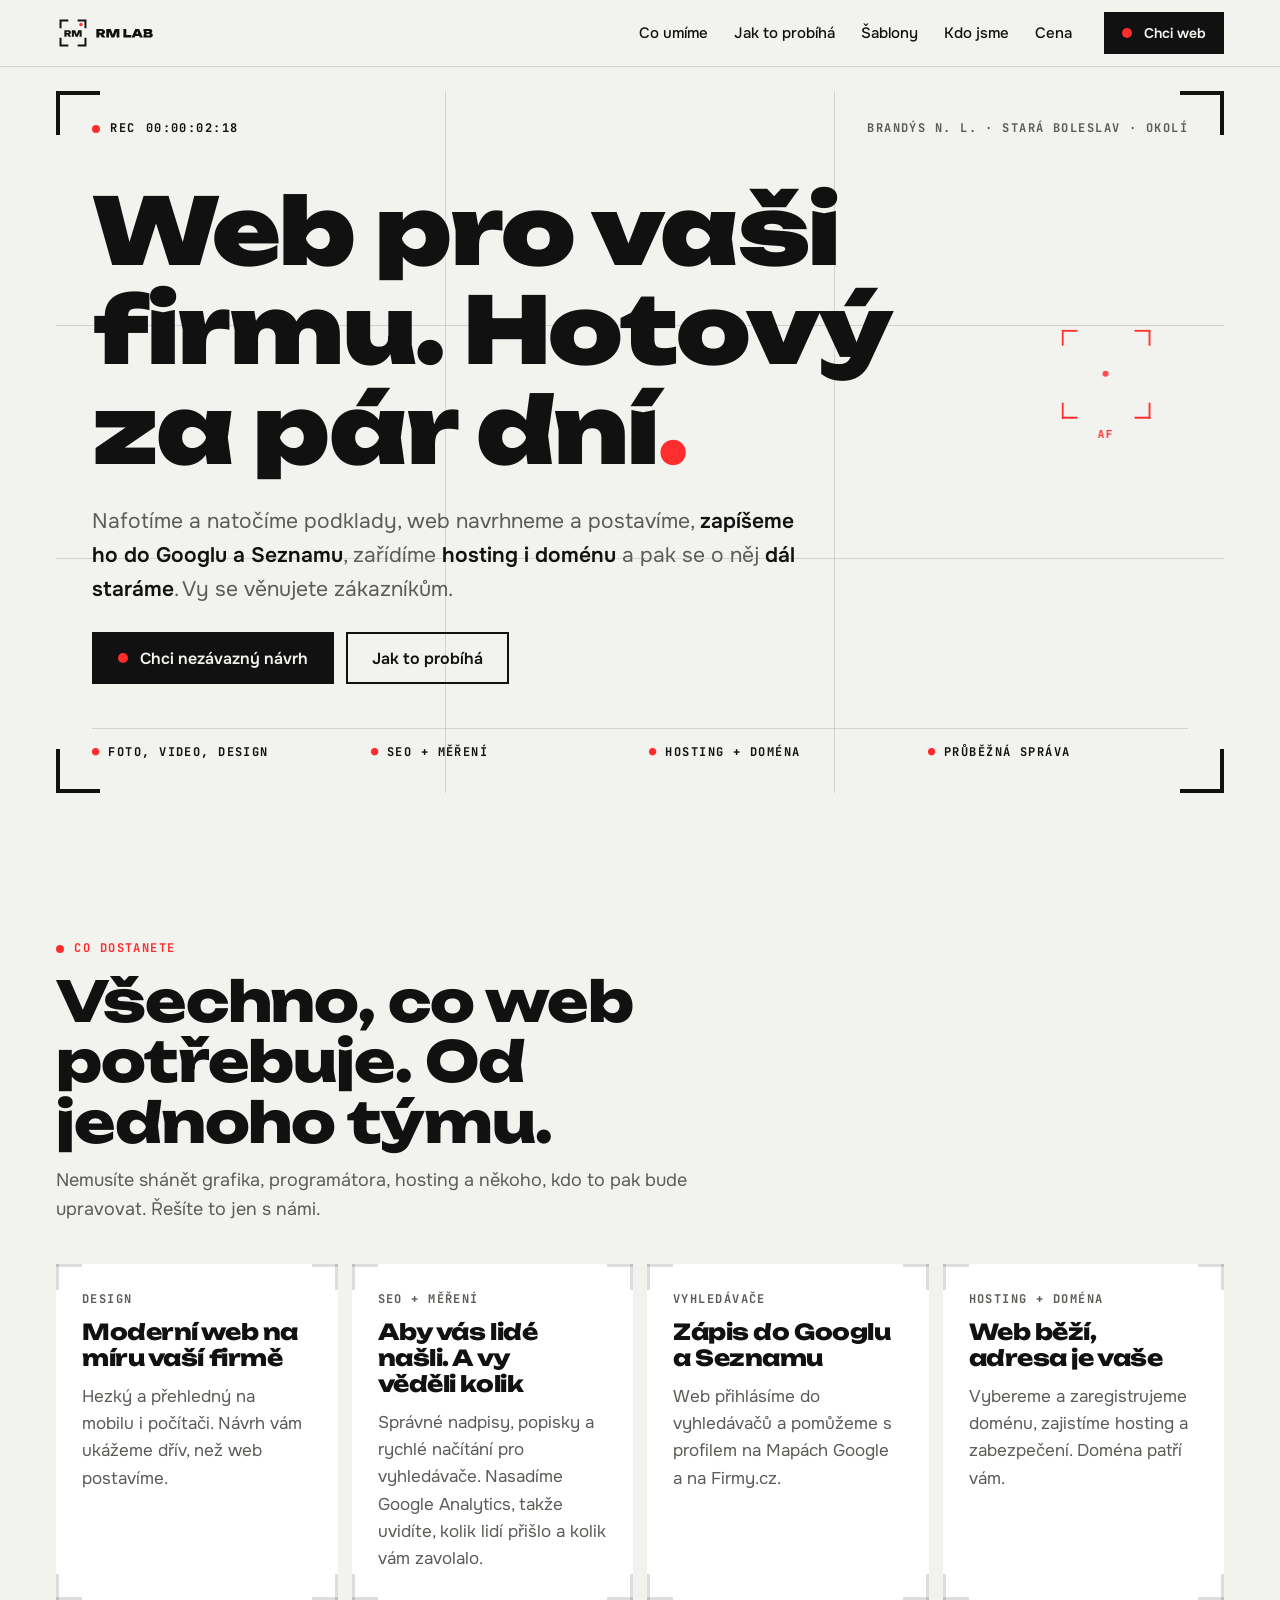
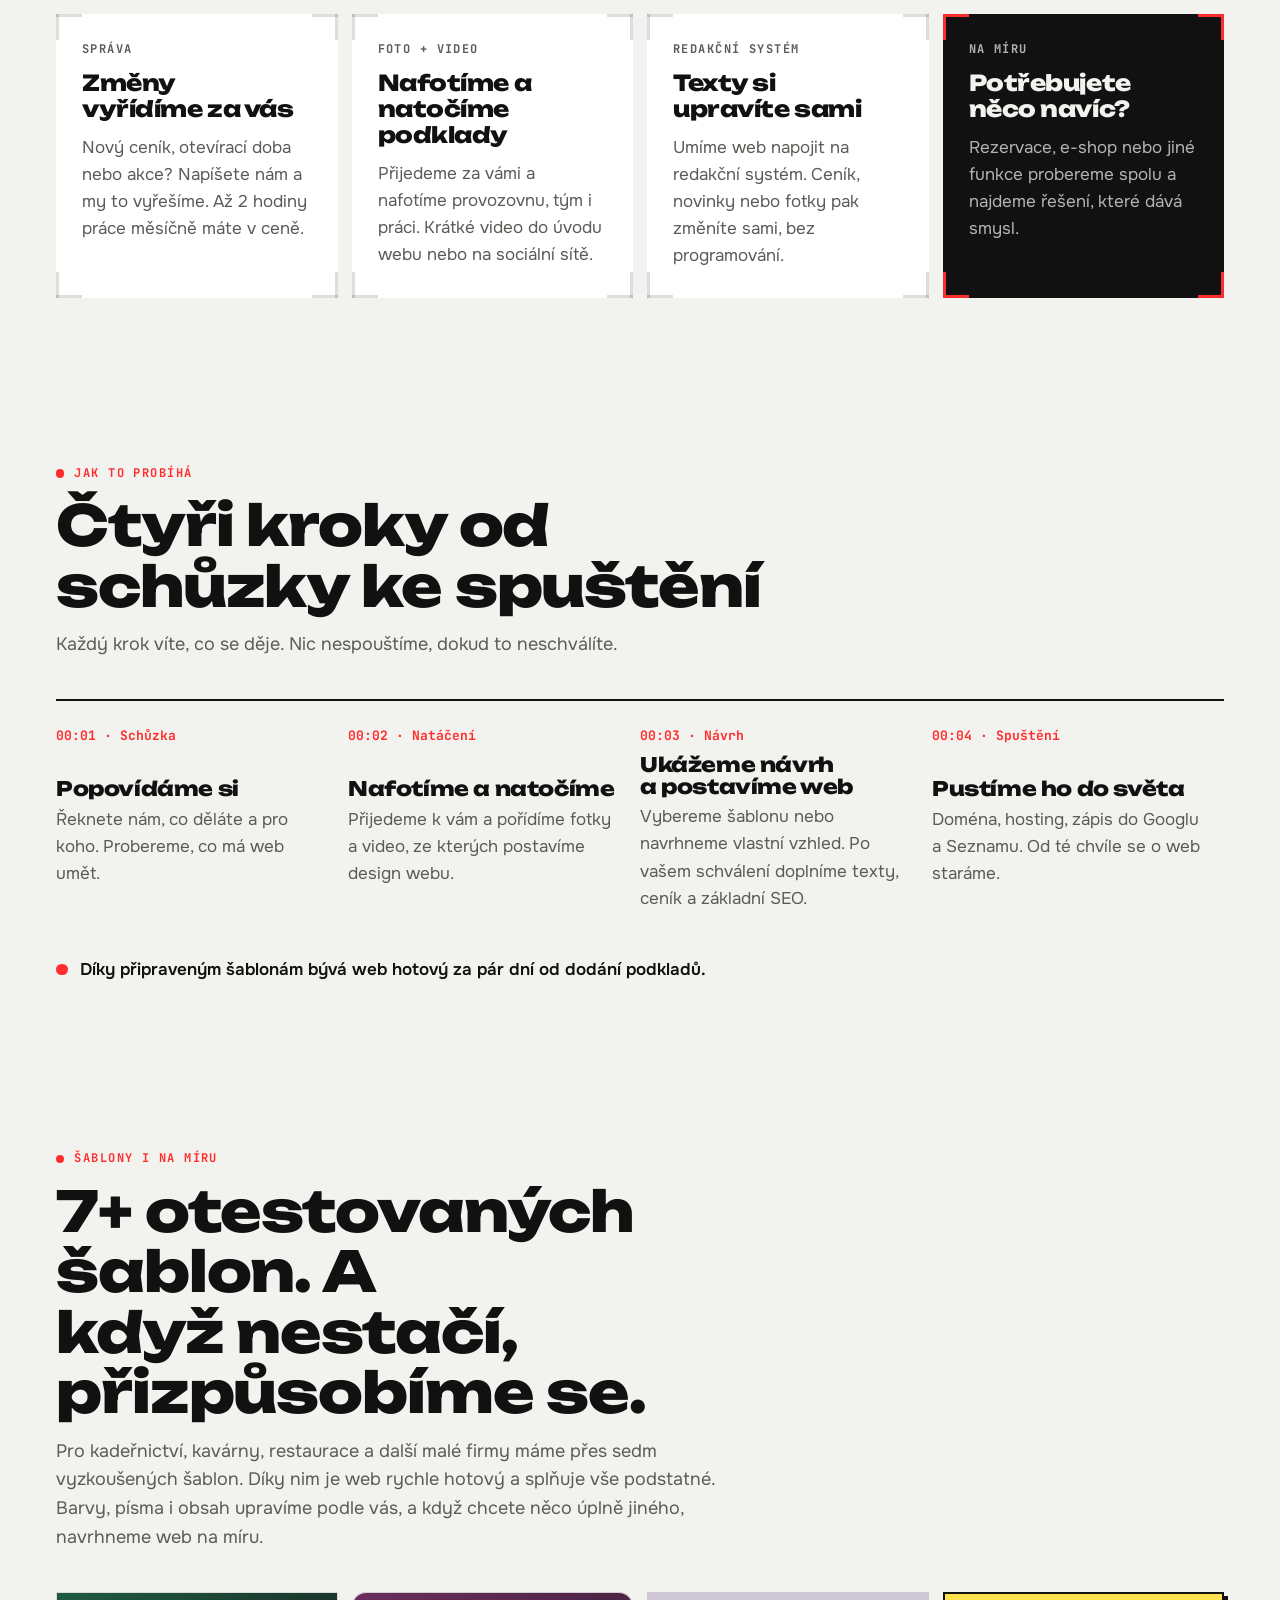
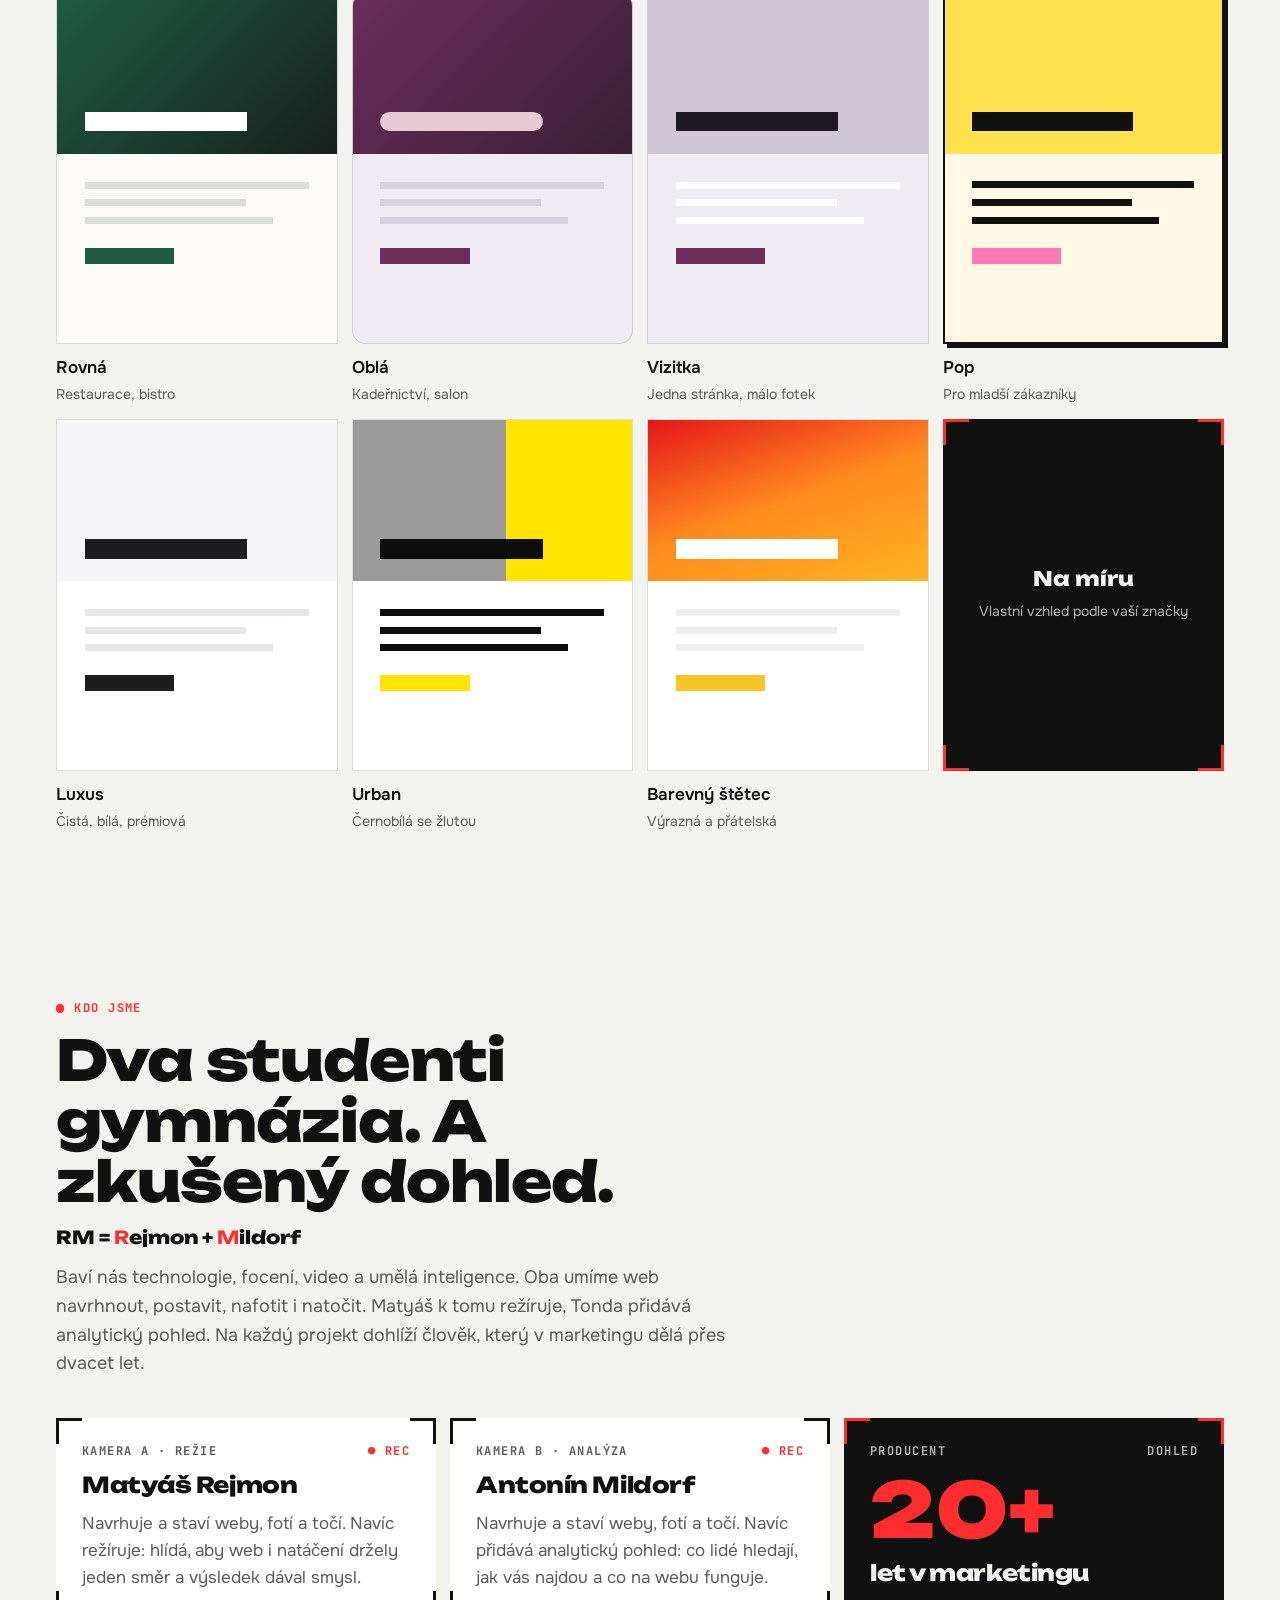
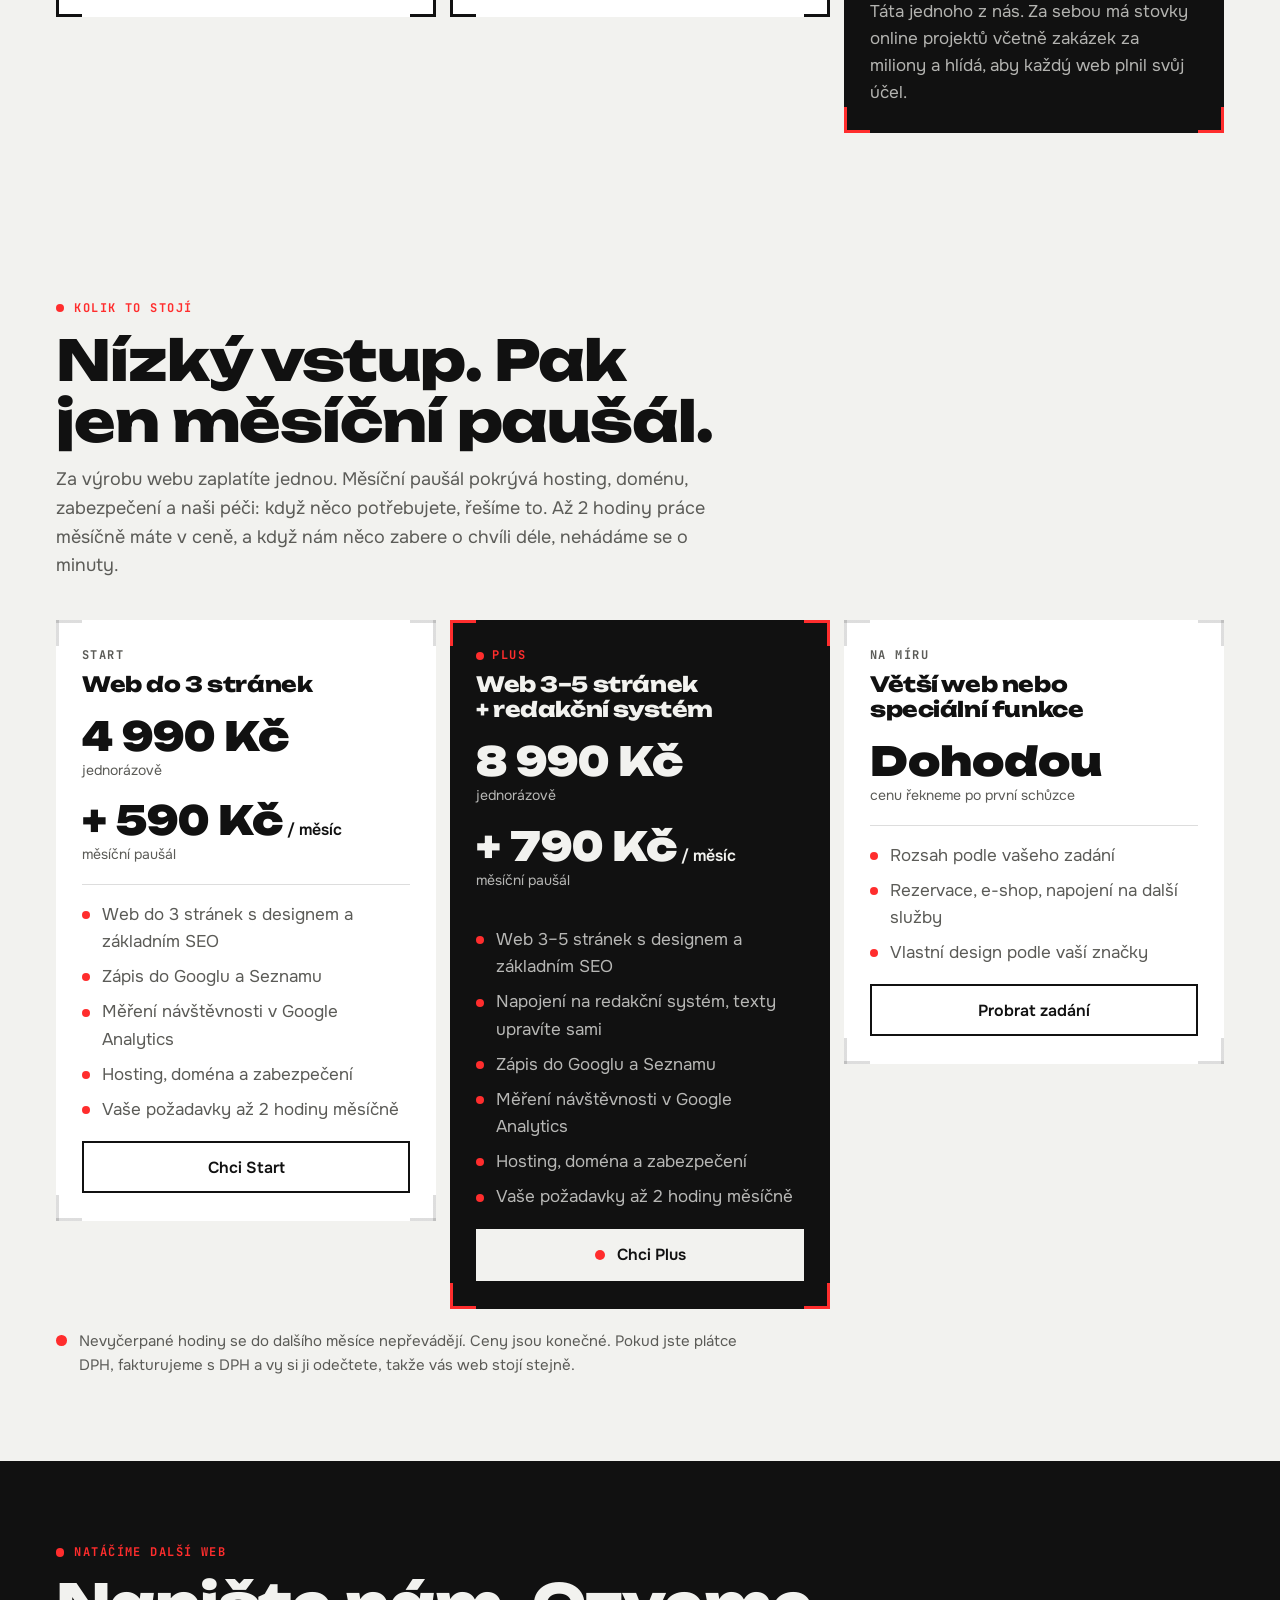
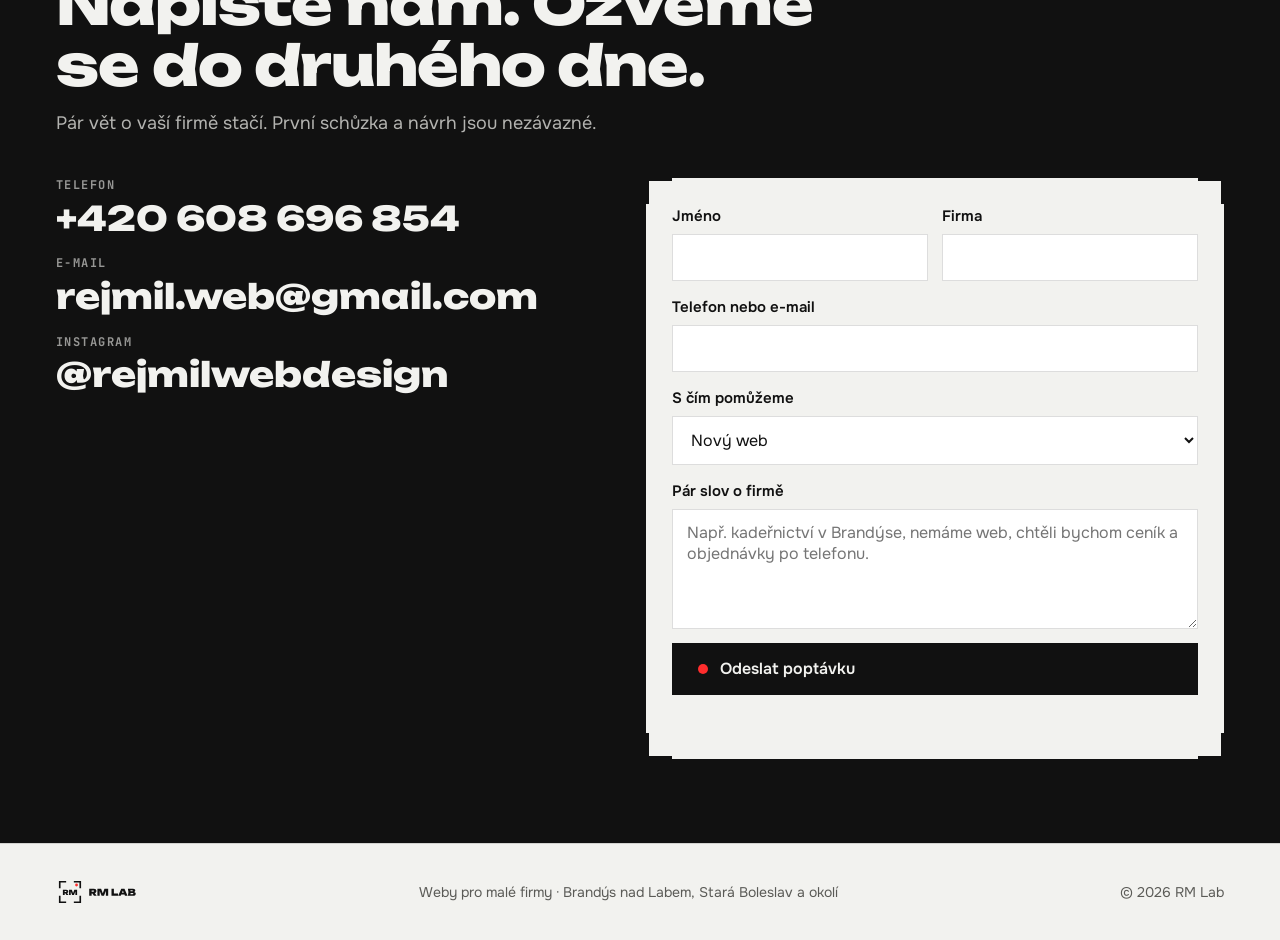
<file: app/static/web/index.html>
<!doctype html>
<html lang="cs">
<head>
<meta charset="utf-8">
<meta name="viewport" content="width=device-width, initial-scale=1, viewport-fit=cover">
<link rel="icon" href="/static/img/favicon.svg" type="image/svg+xml">
<title>RM Lab</title>
<meta name="claude:viewport-fit-sides" content="cover">
<meta name="description" content="Rychlé weby pro malé firmy z Brandýsa nad Labem a okolí: design, základní SEO, zápis do vyhledávačů, hosting s doménou a průběžná správa.">
<link rel="preconnect" href="https://fonts.googleapis.com">
<link rel="preconnect" href="https://fonts.gstatic.com" crossorigin>
<link rel="stylesheet" href="https://fonts.googleapis.com/css2?family=Unbounded:wght@500;800;900&family=Onest:wght@400;500;600;700&family=JetBrains+Mono:wght@500;700&display=swap">
<style>
/* Layout: celá stránka je pohled hledáčkem kamery – rohové závorky rámují sekce, mono popisky jsou HUD displej, červená tečka = nahrávání */
:root {
  --paper: #F2F2EF;
  --panel: #FFFFFF;
  --ink: #111111;
  --muted: #5B5B57;
  --line: rgba(17, 17, 17, .14);
  --rec: #FF2D2D;
  --rec-ink: #FFFFFF;
  --display: "Unbounded", "Arial Black", system-ui, sans-serif;
  --body: "Onest", "Segoe UI", system-ui, sans-serif;
  --mono: "JetBrains Mono", ui-monospace, "SFMono-Regular", Menlo, monospace;
  --max: 1200px;
}
@media (prefers-color-scheme: dark) {
  :root:not([data-theme="light"]) { --paper: #0E0E0D; --panel: #171716; --ink: #F1F1EC; --muted: #A2A29C; --line: rgba(241, 241, 236, .16); --rec: #FF4141; color-scheme: dark; }
}
:root[data-theme="dark"] { --paper: #0E0E0D; --panel: #171716; --ink: #F1F1EC; --muted: #A2A29C; --line: rgba(241, 241, 236, .16); --rec: #FF4141; color-scheme: dark; }

* { box-sizing: border-box; }
html { scroll-behavior: smooth; scroll-padding-top: 80px; }
body { margin: 0; background: var(--paper); color: var(--ink); font: 17px/1.6 var(--body); -webkit-font-smoothing: antialiased; overflow-x: clip; }
a { color: inherit; }
:focus-visible { outline: 2px solid var(--rec); outline-offset: 3px; }
h1, h2, h3 { font-family: var(--display); line-height: 1.08; letter-spacing: -.02em; margin: 0; text-wrap: balance; }
p { margin: 0; }
.wrap { max-width: var(--max); margin: 0 auto; padding-left: max(16px, env(safe-area-inset-left, 0px)); padding-right: max(16px, env(safe-area-inset-right, 0px)); }
.hud { font: 700 12px/1.3 var(--mono); letter-spacing: .12em; text-transform: uppercase; }
.dot { display: inline-block; width: .7em; height: .7em; border-radius: 50%; background: var(--rec); vertical-align: -.02em; }
.blink { animation: blink 1.2s steps(2, start) infinite; }
@keyframes blink { to { visibility: hidden; } }

/* rohové závorky hledáčku – vlastní vrstva, aby je nepřepsalo pozadí karet */
.vf { --c: var(--ink); --l: 26px; --w: 3px; position: relative; }
.vf::after { content: ""; position: absolute; inset: 0; pointer-events: none; z-index: 1;
  background:
    linear-gradient(var(--c), var(--c)) left top / var(--l) var(--w) no-repeat,
    linear-gradient(var(--c), var(--c)) left top / var(--w) var(--l) no-repeat,
    linear-gradient(var(--c), var(--c)) right top / var(--l) var(--w) no-repeat,
    linear-gradient(var(--c), var(--c)) right top / var(--w) var(--l) no-repeat,
    linear-gradient(var(--c), var(--c)) left bottom / var(--l) var(--w) no-repeat,
    linear-gradient(var(--c), var(--c)) left bottom / var(--w) var(--l) no-repeat,
    linear-gradient(var(--c), var(--c)) right bottom / var(--l) var(--w) no-repeat,
    linear-gradient(var(--c), var(--c)) right bottom / var(--w) var(--l) no-repeat; }

/* tlačítka */
.btn { display: inline-flex; align-items: center; gap: 12px; min-height: 52px; padding: 0 24px; font: 600 16px var(--body); text-decoration: none; border: 2px solid var(--ink); background: var(--ink); color: var(--paper); cursor: pointer; transition: transform .15s; }
.btn:hover { transform: translateY(-2px); }
.btn .dot { width: 10px; height: 10px; }
.btn.ghost { background: transparent; color: var(--ink); }

/* horní lišta */
.top { position: sticky; top: env(safe-area-inset-top, 0px); z-index: 20; background: color-mix(in srgb, var(--paper) 88%, transparent); backdrop-filter: blur(12px); -webkit-backdrop-filter: blur(12px); border-bottom: 1px solid var(--line); }
.top .wrap { display: flex; align-items: center; gap: 24px; padding-block: 12px; }
.logo-svg { display: block; height: 34px; width: auto; color: var(--ink); }
.logo-svg .rec { fill: var(--rec); }
.top nav { display: none; gap: 26px; margin-left: auto; }
.top nav a { text-decoration: none; font-weight: 500; font-size: 15px; }
.top nav a:hover { color: var(--rec); }
.top .btn { margin-left: auto; min-height: 42px; padding: 0 16px; font-size: 14px; }

/* úvod = obraz v hledáčku */
.hero { padding-block: 24px 64px; }
.frame { --l: 44px; --w: 4px; padding: 22px 22px 26px; min-height: min(78vh, 760px); display: grid; grid-template-rows: auto 1fr auto; gap: 28px; overflow: hidden; }
.frame::before { content: ""; position: absolute; inset: 0; pointer-events: none;
  background:
    linear-gradient(var(--line), var(--line)) 33.33% 0 / 1px 100% no-repeat,
    linear-gradient(var(--line), var(--line)) 66.66% 0 / 1px 100% no-repeat,
    linear-gradient(var(--line), var(--line)) 0 33.33% / 100% 1px no-repeat,
    linear-gradient(var(--line), var(--line)) 0 66.66% / 100% 1px no-repeat; }
.frame > * { position: relative; }
.hud-row { display: flex; justify-content: space-between; gap: 12px 24px; flex-wrap: wrap; color: var(--muted); }
.hud-row .rec-on { color: var(--ink); display: inline-flex; align-items: center; gap: 10px; }
.tc { font-variant-numeric: tabular-nums; }
.hero-mid { align-self: center; display: grid; gap: 26px; max-width: 980px; }
.hero h1 { font-weight: 900; font-size: clamp(36px, 7.2vw, 96px); }
.hero h1 .r { color: var(--rec); }
.lead { font-size: clamp(18px, 2vw, 21px); max-width: 52ch; color: var(--muted); }
.lead b { color: var(--ink); font-weight: 600; }
.ctas { display: flex; flex-wrap: wrap; gap: 12px; }
.focus { position: absolute; right: 9%; top: 32%; width: 92px; height: 92px; --c: var(--rec); --l: 16px; --w: 2px; }
.focus .af { position: absolute; left: 0; right: 0; bottom: -22px; text-align: center; font: 700 11px var(--mono); color: var(--rec); letter-spacing: .14em; white-space: nowrap; }
/* pohyblivý hledáček: jede za myší s lehkým zpožděním, „dýchá“ a zaostří na tlačítka a odkazy */
.focus.live { position: absolute; left: 0; top: 0; right: auto; z-index: 2; pointer-events: none; will-change: transform, width, height; }
.focus.live::before { content: ""; position: absolute; left: 50%; top: 50%; width: 6px; height: 6px; margin: -3px 0 0 -3px; border-radius: 50%; background: var(--rec); opacity: .85; transition: opacity .2s; }
.focus.live.lock::before { opacity: 0; }
.focus.live.lock { --w: 3px; }
.focus.live.lock .af { color: var(--paper); background: var(--rec); width: max-content; margin: 0 auto; padding: 2px 6px; }
.strip { display: grid; grid-template-columns: repeat(2, minmax(0, 1fr)); gap: 10px 18px; border-top: 1px solid var(--line); padding-top: 16px; }
.strip span { display: flex; gap: 8px; align-items: baseline; }
.strip i { font-style: normal; color: var(--rec); }

/* sekce */
.sec { padding-block: 84px; }
.sec-head { display: grid; gap: 14px; margin-bottom: 40px; max-width: 760px; }
.sec-head .hud { color: var(--rec); display: flex; align-items: center; gap: 10px; }
.sec-head h2 { font-weight: 800; font-size: clamp(30px, 4.8vw, 56px); }
.sec-head p { color: var(--muted); font-size: 18px; max-width: 58ch; }

/* co dostanete */
.offer { display: grid; grid-template-columns: 1fr; gap: 14px; }
.card { background: var(--panel); padding: 28px 26px; display: grid; gap: 12px; align-content: start; min-width: 0; --c: var(--line); }
.card:hover { --c: var(--rec); }
.card .hud { color: var(--muted); }
.card h3 { font-size: 22px; font-weight: 800; line-height: 1.18; }
.card p { color: var(--muted); }
.card.wide { background: var(--ink); color: var(--paper); --c: var(--rec); }
.card.wide p, .card.wide .hud { color: color-mix(in srgb, var(--paper) 72%, transparent); }

/* časová osa = stopa ve střižně */
.track { position: relative; display: grid; gap: 0; border-top: 2px solid var(--ink); }
.clip { display: grid; grid-template-columns: 92px minmax(0, 1fr); gap: 18px; padding: 22px 0; border-bottom: 1px solid var(--line); }
.clip .tc { font: 700 13px var(--mono); color: var(--rec); padding-top: 4px; }
.clip h3 { font-size: 20px; font-weight: 800; margin-bottom: 6px; }
.clip p { color: var(--muted); }
.note { margin-top: 22px; display: flex; gap: 12px; align-items: center; font-weight: 600; }

/* šablony */
.reel { display: grid; grid-template-columns: repeat(2, minmax(0, 1fr)); gap: 14px; }
.thumb { margin: 0; display: grid; gap: 10px; min-width: 0; }
.mock { aspect-ratio: 4 / 5; max-width: 100%; border: 1px solid var(--line); overflow: hidden; display: grid; grid-template-rows: 46% 1fr; background: var(--m-bg); }
.mock .h { background: var(--m-hero); position: relative; }
.mock .h::after { content: ""; position: absolute; left: 10%; bottom: 14%; width: 58%; height: 12%; background: var(--m-title); }
.mock .b { padding: 10% 10%; display: grid; gap: 8%; align-content: start; }
.mock .b i { display: block; height: 7px; background: var(--m-line); }
.mock .b i:nth-child(2) { width: 72%; } .mock .b i:nth-child(3) { width: 84%; }
.mock .b i:last-child { width: 40%; height: 16px; background: var(--m-acc); margin-top: 6%; }
.thumb figcaption { display: grid; gap: 2px; }
.thumb figcaption b { font-weight: 600; }
.thumb figcaption span { color: var(--muted); font-size: 14px; }
.mock.round { border-radius: 14px; } .mock.round .h::after { border-radius: 99px; }
.mock.pop { border: 2px solid #111; box-shadow: 4px 4px 0 #111; }
.custom { display: grid; place-content: center; text-align: center; gap: 10px; aspect-ratio: 4 / 5; max-width: 100%; background: var(--ink); color: var(--paper); padding: 18px; --c: var(--rec); }
.custom b { font: 800 20px/1.15 var(--display); }
.custom span { font-size: 14px; color: color-mix(in srgb, var(--paper) 72%, transparent); }

/* tým */
.crew { display: grid; gap: 14px; align-items: start; }
.cam { background: var(--panel); padding: 26px; display: grid; gap: 12px; align-content: start; min-width: 0; }
.cam .label { display: flex; justify-content: space-between; color: var(--muted); }
.cam .label b { color: var(--rec); font-weight: 700; }
.cam h3 { font-size: 22px; font-weight: 800; line-height: 1.18; }
.cam p { color: var(--muted); }
.cam.dir { background: var(--ink); color: var(--paper); --c: var(--rec); }
.cam.dir p, .cam.dir .label { color: color-mix(in srgb, var(--paper) 72%, transparent); }
.big-num { font: 900 clamp(48px, 7vw, 76px)/1 var(--display); color: var(--rec); }

.plans { display: grid; gap: 14px; align-items: start; }
.plan { background: var(--panel); padding: 28px 26px; display: grid; gap: 18px; min-width: 0; --c: var(--line); }
.plan.hot { --c: var(--rec); background: var(--ink); color: var(--paper); }
.plan .hud { color: var(--muted); display: flex; align-items: center; gap: 8px; }
.plan.hot .hud { color: var(--rec); }
.plan-top { display: grid; gap: 8px; }
.plan h3 { font-size: 21px; font-weight: 800; line-height: 1.2; }
.amount { display: grid; gap: 2px; }
.amount b { font: 900 clamp(30px, 3.4vw, 40px)/1.05 var(--display); font-variant-numeric: tabular-nums; }
.amount b small { font: 600 16px var(--body); }
.amount span { color: var(--muted); font-size: 14px; }
.plan.hot .amount span, .plan.hot li { color: color-mix(in srgb, var(--paper) 74%, transparent); }
.plan ul { margin: 0; padding: 0; list-style: none; display: grid; gap: 8px; border-top: 1px solid var(--line); padding-top: 16px; }
.plan li { padding-left: 20px; position: relative; color: var(--muted); }
.plan li::before { content: ""; position: absolute; left: 0; top: .6em; width: 8px; height: 8px; border-radius: 50%; background: var(--rec); }
.plan.hot .btn { background: var(--paper); color: var(--ink); border-color: var(--paper); }
.plan .btn { justify-content: center; }
.vat { margin-top: 20px; display: flex; gap: 12px; align-items: baseline; color: var(--muted); font-size: 15px; max-width: 70ch; }
.vat .dot { flex: none; }
.rm-name { font: 800 clamp(18px, 2.2vw, 22px)/1.3 var(--display); color: var(--ink) !important; }
.rm-name b { color: var(--rec); }
/* cena */
.price { display: grid; gap: 14px; }
.price > div { background: var(--panel); padding: 26px; display: grid; gap: 8px; min-width: 0; }
.price .k { font: 800 24px var(--display); }
.price p { color: var(--muted); }

/* kontakt */
.contact { background: var(--ink); color: var(--paper); }
.contact .sec-head .hud { color: var(--rec); }
.contact .sec-head p { color: color-mix(in srgb, var(--paper) 72%, transparent); }
.c-grid { display: grid; gap: 34px; }
.c-lines { display: grid; gap: 18px; align-content: start; }
.c-line { display: grid; gap: 4px; }
.c-line .hud { color: color-mix(in srgb, var(--paper) 60%, transparent); }
.c-line a, .c-line span.v { font: 800 clamp(22px, 3.4vw, 34px)/1.2 var(--display); text-decoration: none; overflow-wrap: anywhere; user-select: all; }
.c-line a:hover { color: var(--rec); }
form { display: grid; gap: 14px; background: var(--paper); color: var(--ink); padding: 26px; --c: var(--rec); }
label { display: grid; gap: 6px; font-weight: 600; font-size: 15px; }
input, textarea, select { font: 16px var(--body); padding: 12px 14px; border: 1.5px solid var(--line); background: var(--panel); color: var(--ink); border-radius: 0; width: 100%; }
input:focus, textarea:focus, select:focus { outline: none; border-color: var(--ink); }
textarea { min-height: 120px; resize: vertical; }
.form-row { display: grid; gap: 14px; }
.form-msg { font-weight: 600; min-height: 1.4em; }
.form-msg span { user-select: all; }
.hp { position: absolute; left: -9999px; width: 1px; height: 1px; overflow: hidden; }
.form-msg.ok { color: var(--ok, #1e9e5a); }

footer { padding-block: 34px; border-top: 1px solid var(--line); color: var(--muted); font-size: 14px; }
footer .wrap { display: flex; flex-wrap: wrap; gap: 14px 30px; align-items: center; justify-content: space-between; }
footer .logo-svg { height: 28px; }

@media (min-width: 720px) {
  .strip { grid-template-columns: repeat(4, minmax(0, 1fr)); }
  .offer { grid-template-columns: repeat(2, minmax(0, 1fr)); }
  .reel { grid-template-columns: repeat(4, minmax(0, 1fr)); }
  .crew { grid-template-columns: repeat(3, minmax(0, 1fr)); }
  .price { grid-template-columns: repeat(2, minmax(0, 1fr)); }
  .plans { grid-template-columns: repeat(3, minmax(0, 1fr)); }
  .form-row { grid-template-columns: 1fr 1fr; }
  .clip { grid-template-columns: 140px minmax(0, 1fr); }
}
@media (min-width: 1000px) {
  .top nav { display: flex; } .top .btn { margin-left: 8px; }
  .frame { padding: 30px 36px 32px; }
  .offer { grid-template-columns: repeat(4, minmax(0, 1fr)); }
  .offer .card.wide { grid-column: span 1; }
  .track { grid-template-columns: repeat(4, minmax(0, 1fr)); border-top: 0; }
  .clip { grid-template-columns: 1fr; border-bottom: 0; border-top: 2px solid var(--ink); padding-right: 22px; gap: 10px; }
  .c-grid { grid-template-columns: 1fr 1.1fr; gap: 64px; }
}
@media (max-width: 719px) { .focus:not(.live) { display: none; } }
@media (prefers-reduced-motion: reduce) { .blink { animation: none; } html { scroll-behavior: auto; } .btn:hover { transform: none; } }
</style>
</head>
<body>


<header class="top">
  <div class="wrap">
    <a href="#top" aria-label="RM Lab – úvod"><svg class="logo-svg" viewBox="0 0 346 120" role="img" aria-label="RM Lab"><path d="M16 40V16H40M80 16H104V40M104 80V104H80M40 104H16V80" stroke="currentColor" stroke-width="7" fill="none" stroke-linecap="square"/><path d="M34.875 60.13H42.435Q43.575 60.13 44.205 59.59Q44.834999999999994 59.05 44.834999999999994 58.03Q44.834999999999994 57.01 44.205 56.47Q43.575 55.93 42.435 55.93H33.795L37.275 52.45V73.0H29.535V50.5H43.635Q46.334999999999994 50.5 48.36 51.445Q50.385 52.39 51.51 54.07Q52.635 55.75 52.635 58.03Q52.635 60.25 51.51 61.945Q50.385 63.64 48.36 64.57Q46.334999999999994 65.5 43.635 65.5H34.875ZM37.515 62.47H46.065L53.535 73.0H44.685ZM90.465 50.5V73.0H83.115V53.41L84.525 53.59L76.965 73.0H69.315L61.755 53.68L63.165 53.47V73.0H55.815V50.5H67.785L74.505 68.83H71.83500000000001L78.495 50.5Z" fill="currentColor"/><circle class="rec" cx="88" cy="30" r="6"/><path d="M149.52 58.84H159.6Q161.12 58.84 161.96 58.120000000000005Q162.8 57.4 162.8 56.04Q162.8 54.68 161.96 53.959999999999994Q161.12 53.239999999999995 159.6 53.239999999999995H148.08L152.72 48.599999999999994V76.0H142.4V46.0H161.2Q164.8 46.0 167.5 47.26Q170.2 48.519999999999996 171.7 50.76Q173.2 53.0 173.2 56.04Q173.2 59.0 171.7 61.26Q170.2 63.519999999999996 167.5 64.75999999999999Q164.8 66.0 161.2 66.0H149.52ZM153.04 61.96H164.44L174.4 76.0H162.6ZM223.64 46.0V76.0H213.84V49.879999999999995L215.72 50.120000000000005L205.64 76.0H195.44L185.35999999999999 50.239999999999995L187.23999999999998 49.96V76.0H177.44V46.0H193.39999999999998L202.35999999999999 70.44H198.79999999999998L207.68 46.0ZM248.2 46.0V71.44L243.56 66.8H265.88V76.0H237.88V46.0ZM276.23999999999995 70.96V62.76H296.67999999999995V70.96ZM293.52 46.0 306.67999999999995 76.0H295.67999999999995L285.32 50.56H287.96L277.59999999999997 76.0H266.59999999999997L279.76 46.0ZM330.71999999999997 61.44 331.5199999999999 59.6Q334.91999999999996 59.72 337.19999999999993 60.68Q339.47999999999996 61.64 340.61999999999995 63.339999999999996Q341.75999999999993 65.03999999999999 341.75999999999993 67.4Q341.75999999999993 69.84 340.65999999999997 71.80000000000001Q339.55999999999995 73.76 337.31999999999994 74.88Q335.0799999999999 76.0 331.71999999999997 76.0H308.15999999999997L310.43999999999994 60.6L308.15999999999997 46.0H330.87999999999994Q335.03999999999996 46.0 337.4 47.94Q339.75999999999993 49.879999999999995 339.75999999999993 53.32Q339.75999999999993 55.28 338.87999999999994 57.0Q337.99999999999994 58.72 336.02 59.9Q334.03999999999996 61.08 330.71999999999997 61.44ZM318.23999999999995 73.76 314.31999999999994 69.16H328.43999999999994Q329.75999999999993 69.16 330.52 68.46000000000001Q331.28 67.76 331.28 66.56Q331.28 65.48 330.53999999999996 64.72Q329.79999999999995 63.96 328.35999999999996 63.96H316.5199999999999V57.239999999999995H326.8399999999999Q327.87999999999994 57.239999999999995 328.5799999999999 56.599999999999994Q329.28 55.96 329.28 54.96Q329.28 54.04 328.64 53.44Q327.99999999999994 52.84 326.8399999999999 52.84H314.35999999999996L318.23999999999995 48.239999999999995L320.28 60.6Z" fill="currentColor"/></svg></a>
    <nav aria-label="Hlavní menu">
      <a href="#co-umime">Co umíme</a>
      <a href="#jak">Jak to probíhá</a>
      <a href="#sablony">Šablony</a>
      <a href="#kdo">Kdo jsme</a>
      <a href="#cena">Cena</a>
    </nav>
    <a class="btn" href="#kontakt"><span class="dot"></span>Chci web</a>
  </div>
</header>

<main id="top">
  <section class="hero">
    <div class="wrap">
      <div class="frame vf">
        <div class="hud-row hud">
          <span class="rec-on"><span class="dot blink"></span>REC <span class="tc" id="tc">00:00:00:00</span></span>
          <span>Brandýs n. L. · Stará Boleslav · okolí</span>
        </div>
        <div class="hero-mid">
          <h1>Web pro vaši firmu. Hotový za pár dní<span class="r">.</span></h1>
          <p class="lead">Nafotíme a natočíme podklady, web navrhneme a postavíme, <b>zapíšeme ho do Googlu a Seznamu</b>, zařídíme <b>hosting i doménu</b> a pak se o něj <b>dál staráme</b>. Vy se věnujete zákazníkům.</p>
          <div class="ctas">
            <a class="btn" href="#kontakt"><span class="dot"></span>Chci nezávazný návrh</a>
            <a class="btn ghost" href="#jak">Jak to probíhá</a>
          </div>
        </div>
        <span class="focus vf" aria-hidden="true"><span class="af">AF</span></span>
        <div class="strip hud">
          <span><i>●</i>Foto, video, design</span>
          <span><i>●</i>SEO + měření</span>
          <span><i>●</i>Hosting + doména</span>
          <span><i>●</i>Průběžná správa</span>
        </div>
      </div>
    </div>
  </section>

  <section class="sec" id="co-umime">
    <div class="wrap">
      <div class="sec-head">
        <span class="hud"><span class="dot"></span>Co dostanete</span>
        <h2>Všechno, co web potřebuje. Od jednoho týmu.</h2>
        <p>Nemusíte shánět grafika, programátora, hosting a někoho, kdo to pak bude upravovat. Řešíte to jen s námi.</p>
      </div>
      <div class="offer">
        <article class="card vf">
          <span class="hud">Design</span>
          <h3>Moderní web na míru vaší firmě</h3>
          <p>Hezký a přehledný na mobilu i počítači. Návrh vám ukážeme dřív, než web postavíme.</p>
        </article>
        <article class="card vf">
          <span class="hud">SEO + měření</span>
          <h3>Aby vás lidé našli. A vy věděli kolik</h3>
          <p>Správné nadpisy, popisky a rychlé načítání pro vyhledávače. Nasadíme Google Analytics, takže uvidíte, kolik lidí přišlo a kolik vám zavolalo.</p>
        </article>
        <article class="card vf">
          <span class="hud">Vyhledávače</span>
          <h3>Zápis do Googlu a Seznamu</h3>
          <p>Web přihlásíme do vyhledávačů a pomůžeme s profilem na Mapách Google a na Firmy.cz.</p>
        </article>
        <article class="card vf">
          <span class="hud">Hosting + doména</span>
          <h3>Web běží, adresa je vaše</h3>
          <p>Vybereme a zaregistrujeme doménu, zajistíme hosting a zabezpečení. Doména patří vám.</p>
        </article>
        <article class="card vf">
          <span class="hud">Správa</span>
          <h3>Změny vyřídíme za vás</h3>
          <p>Nový ceník, otevírací doba nebo akce? Napíšete nám a my to vyřešíme. Až 2 hodiny práce měsíčně máte v ceně.</p>
        </article>
        <article class="card vf">
          <span class="hud">Foto + video</span>
          <h3>Nafotíme a natočíme podklady</h3>
          <p>Přijedeme za vámi a nafotíme provozovnu, tým i práci. Krátké video do úvodu webu nebo na sociální sítě.</p>
        </article>
        <article class="card vf">
          <span class="hud">Redakční systém</span>
          <h3>Texty si upravíte sami</h3>
          <p>Umíme web napojit na redakční systém. Ceník, novinky nebo fotky pak změníte sami, bez programování.</p>
        </article>
        <article class="card vf wide">
          <span class="hud">Na míru</span>
          <h3>Potřebujete něco navíc?</h3>
          <p>Rezervace, e-shop nebo jiné funkce probereme spolu a najdeme řešení, které dává smysl.</p>
        </article>
      </div>
    </div>
  </section>

  <section class="sec" id="jak">
    <div class="wrap">
      <div class="sec-head">
        <span class="hud"><span class="dot"></span>Jak to probíhá</span>
        <h2>Čtyři kroky od schůzky ke spuštění</h2>
        <p>Každý krok víte, co se děje. Nic nespouštíme, dokud to neschválíte.</p>
      </div>
      <div class="track">
        <div class="clip"><span class="tc">00:01 · Schůzka</span><div><h3>Popovídáme si</h3><p>Řeknete nám, co děláte a pro koho. Probereme, co má web umět.</p></div></div>
        <div class="clip"><span class="tc">00:02 · Natáčení</span><div><h3>Nafotíme a natočíme</h3><p>Přijedeme k vám a pořídíme fotky a video, ze kterých postavíme design webu.</p></div></div>
        <div class="clip"><span class="tc">00:03 · Návrh</span><div><h3>Ukážeme návrh a postavíme web</h3><p>Vybereme šablonu nebo navrhneme vlastní vzhled. Po vašem schválení doplníme texty, ceník a základní SEO.</p></div></div>
        <div class="clip"><span class="tc">00:04 · Spuštění</span><div><h3>Pustíme ho do světa</h3><p>Doména, hosting, zápis do Googlu a Seznamu. Od té chvíle se o web staráme.</p></div></div>
      </div>
      <p class="note"><span class="dot blink"></span>Díky připraveným šablonám bývá web hotový za pár dní od dodání podkladů.</p>
    </div>
  </section>

  <section class="sec" id="sablony">
    <div class="wrap">
      <div class="sec-head">
        <span class="hud"><span class="dot"></span>Šablony i na míru</span>
        <h2>7+ otestovaných šablon. A když nestačí, přizpůsobíme se.</h2>
        <p>Pro kadeřnictví, kavárny, restaurace a další malé firmy máme přes sedm vyzkoušených šablon. Díky nim je web rychle hotový a splňuje vše podstatné. Barvy, písma i obsah upravíme podle vás, a když chcete něco úplně jiného, navrhneme web na míru.</p>
      </div>
      <div class="reel">
        <figure class="thumb"><div class="mock" style="--m-bg:#FBFAF7;--m-hero:linear-gradient(135deg,#1F5B45,#18211D);--m-title:#fff;--m-line:#d9dcd8;--m-acc:#1F5B45"><div class="h"></div><div class="b"><i></i><i></i><i></i><i></i></div></div><figcaption><b>Rovná</b><span>Restaurace, bistro</span></figcaption></figure>
        <figure class="thumb"><div class="mock round" style="--m-bg:#EEEBF2;--m-hero:linear-gradient(135deg,#6B2D5C,#3a1f36);--m-title:#E9C9D3;--m-line:#d8d2de;--m-acc:#6B2D5C"><div class="h"></div><div class="b"><i></i><i></i><i></i><i></i></div></div><figcaption><b>Oblá</b><span>Kadeřnictví, salon</span></figcaption></figure>
        <figure class="thumb"><div class="mock" style="--m-bg:#EEEBF2;--m-hero:#cfc6d6;--m-title:#1E1A24;--m-line:#fff;--m-acc:#6B2D5C"><div class="h"></div><div class="b"><i></i><i></i><i></i><i></i></div></div><figcaption><b>Vizitka</b><span>Jedna stránka, málo fotek</span></figcaption></figure>
        <figure class="thumb"><div class="mock pop" style="--m-bg:#FFF8E7;--m-hero:#FFE14D;--m-title:#111;--m-line:#111;--m-acc:#FF7AB6"><div class="h"></div><div class="b"><i></i><i></i><i></i><i></i></div></div><figcaption><b>Pop</b><span>Pro mladší zákazníky</span></figcaption></figure>
        <figure class="thumb"><div class="mock" style="--m-bg:#fff;--m-hero:#f5f5f7;--m-title:#1d1d1f;--m-line:#e6e6ea;--m-acc:#1d1d1f"><div class="h"></div><div class="b"><i></i><i></i><i></i><i></i></div></div><figcaption><b>Luxus</b><span>Čistá, bílá, prémiová</span></figcaption></figure>
        <figure class="thumb"><div class="mock" style="--m-bg:#fff;--m-hero:linear-gradient(90deg,#9a9a9a 55%,#FFE500 55%);--m-title:#0d0d0d;--m-line:#0d0d0d;--m-acc:#FFE500"><div class="h"></div><div class="b"><i></i><i></i><i></i><i></i></div></div><figcaption><b>Urban</b><span>Černobílá se žlutou</span></figcaption></figure>
        <figure class="thumb"><div class="mock" style="--m-bg:#fff;--m-hero:linear-gradient(160deg,#E5161B,#FF8A1F,#FFB321);--m-title:#fff;--m-line:#eee;--m-acc:#F5C428"><div class="h"></div><div class="b"><i></i><i></i><i></i><i></i></div></div><figcaption><b>Barevný štětec</b><span>Výrazná a přátelská</span></figcaption></figure>
        <div class="custom vf"><b>Na míru</b><span>Vlastní vzhled podle vaší značky</span></div>
      </div>
    </div>
  </section>

  <section class="sec" id="kdo">
    <div class="wrap">
      <div class="sec-head">
        <span class="hud"><span class="dot"></span>Kdo jsme</span>
        <h2>Dva studenti gymnázia. A zkušený dohled.</h2>
        <p class="rm-name">RM = <b>R</b>ejmon + <b>M</b>ildorf</p>
        <p>Baví nás technologie, focení, video a umělá inteligence. Oba umíme web navrhnout, postavit, nafotit i natočit. Matyáš k tomu režíruje, Tonda přidává analytický pohled. Na každý projekt dohlíží člověk, který v marketingu dělá přes dvacet let.</p>
      </div>
      <div class="crew">
        <article class="cam vf">
          <div class="label hud"><span>Kamera A · režie</span><b>● REC</b></div>
          <h3>Matyáš Rejmon</h3>
          <p>Navrhuje a staví weby, fotí a točí. Navíc režíruje: hlídá, aby web i natáčení držely jeden směr a výsledek dával smysl.</p>
        </article>
        <article class="cam vf">
          <div class="label hud"><span>Kamera B · analýza</span><b>● REC</b></div>
          <h3>Antonín Mildorf</h3>
          <p>Navrhuje a staví weby, fotí a točí. Navíc přidává analytický pohled: co lidé hledají, jak vás najdou a co na webu funguje.</p>
        </article>
        <article class="cam vf dir">
          <div class="label hud"><span>Producent</span><span>Dohled</span></div>
          <span class="big-num">20+</span>
          <h3>let v marketingu</h3>
          <p>Táta jednoho z nás. Za sebou má stovky online projektů včetně zakázek za miliony a hlídá, aby každý web plnil svůj účel.</p>
        </article>
      </div>
    </div>
  </section>

  <section class="sec" id="cena">
    <div class="wrap">
      <div class="sec-head">
        <span class="hud"><span class="dot"></span>Kolik to stojí</span>
        <h2>Nízký vstup. Pak jen měsíční paušál.</h2>
        <p>Za výrobu webu zaplatíte jednou. Měsíční paušál pokrývá hosting, doménu, zabezpečení a naši péči: když něco potřebujete, řešíme to. Až 2 hodiny práce měsíčně máte v ceně, a když nám něco zabere o chvíli déle, nehádáme se o minuty.</p>
      </div>
      <div class="plans">
        <article class="plan vf">
          <div class="plan-top"><span class="hud">Start</span><h3>Web do 3 stránek</h3></div>
          <div class="amount"><b>4 990 Kč</b><span>jednorázově</span></div>
          <div class="amount"><b>+ 590 Kč<small> / měsíc</small></b><span>měsíční paušál</span></div>
          <ul>
            <li>Web do 3 stránek s designem a základním SEO</li>
            <li>Zápis do Googlu a Seznamu</li>
            <li>Měření návštěvnosti v Google Analytics</li>
            <li>Hosting, doména a zabezpečení</li>
            <li>Vaše požadavky až 2 hodiny měsíčně</li>
          </ul>
          <a class="btn ghost" href="#kontakt">Chci Start</a>
        </article>
        <article class="plan vf hot">
          <div class="plan-top"><span class="hud"><span class="dot blink"></span>Plus</span><h3>Web 3–5 stránek + redakční systém</h3></div>
          <div class="amount"><b>8 990 Kč</b><span>jednorázově</span></div>
          <div class="amount"><b>+ 790 Kč<small> / měsíc</small></b><span>měsíční paušál</span></div>
          <ul>
            <li>Web 3–5 stránek s designem a základním SEO</li>
            <li>Napojení na redakční systém, texty upravíte sami</li>
            <li>Zápis do Googlu a Seznamu</li>
            <li>Měření návštěvnosti v Google Analytics</li>
            <li>Hosting, doména a zabezpečení</li>
            <li>Vaše požadavky až 2 hodiny měsíčně</li>
          </ul>
          <a class="btn" href="#kontakt"><span class="dot"></span>Chci Plus</a>
        </article>
        <article class="plan vf">
          <div class="plan-top"><span class="hud">Na míru</span><h3>Větší web nebo speciální funkce</h3></div>
          <div class="amount"><b>Dohodou</b><span>cenu řekneme po první schůzce</span></div>
          <ul>
            <li>Rozsah podle vašeho zadání</li>
            <li>Rezervace, e-shop, napojení na další služby</li>
            <li>Vlastní design podle vaší značky</li>
          </ul>
          <a class="btn ghost" href="#kontakt">Probrat zadání</a>
        </article>
      </div>
      <p class="vat"><span class="dot"></span>Nevyčerpané hodiny se do dalšího měsíce nepřevádějí. Ceny jsou konečné. Pokud jste plátce DPH, fakturujeme s DPH a vy si ji odečtete, takže vás web stojí stejně.</p>
    </div>
  </section>

  <section class="sec contact" id="kontakt">
    <div class="wrap">
      <div class="sec-head">
        <span class="hud"><span class="dot blink"></span>Natáčíme další web</span>
        <h2>Napište nám. Ozveme se do druhého dne.</h2>
        <p>Pár vět o vaší firmě stačí. První schůzka a návrh jsou nezávazné.</p>
      </div>
      <div class="c-grid">
        <div class="c-lines">
          <div class="c-line"><span class="hud">Telefon</span><a href="tel:+420608696854">+420 608 696 854</a></div>
          <div class="c-line"><span class="hud">E-mail</span><a href="mailto:rejmil.web@gmail.com">rejmil.web@gmail.com</a></div>
          <div class="c-line"><span class="hud">Instagram</span><a href="https://www.instagram.com/rejmilwebdesign/" target="_blank" rel="noopener">@rejmilwebdesign</a></div>
        </div>
        <form class="vf" id="poptavka" novalidate>
          <div class="form-row">
            <label for="f-jmeno">Jméno<input id="f-jmeno" name="jmeno" autocomplete="name" required></label>
            <label for="f-firma">Firma<input id="f-firma" name="firma" autocomplete="organization" required></label>
          </div>
          <label for="f-kontakt">Telefon nebo e-mail<input id="f-kontakt" name="kontakt" required></label>
          <label for="f-co">S čím pomůžeme
            <select id="f-co" name="co">
              <option>Nový web</option>
              <option>Předělat současný web</option>
              <option>Jen hosting, doménu a správu</option>
              <option>Něco jiného</option>
            </select>
          </label>
          <label for="f-zprava">Pár slov o firmě<textarea id="f-zprava" name="zprava" placeholder="Např. kadeřnictví v Brandýse, nemáme web, chtěli bychom ceník a objednávky po telefonu."></textarea></label>
          <label class="hp" aria-hidden="true">Web<input name="web" tabindex="-1" autocomplete="off"></label>
          <button class="btn" type="submit"><span class="dot"></span>Odeslat poptávku</button>
          <p class="form-msg" id="form-msg" role="status"></p>
        </form>
      </div>
    </div>
  </section>
</main>

<footer>
  <div class="wrap">
    <svg class="logo-svg" viewBox="0 0 346 120" role="img" aria-label="RM Lab"><path d="M16 40V16H40M80 16H104V40M104 80V104H80M40 104H16V80" stroke="currentColor" stroke-width="7" fill="none" stroke-linecap="square"/><path d="M34.875 60.13H42.435Q43.575 60.13 44.205 59.59Q44.834999999999994 59.05 44.834999999999994 58.03Q44.834999999999994 57.01 44.205 56.47Q43.575 55.93 42.435 55.93H33.795L37.275 52.45V73.0H29.535V50.5H43.635Q46.334999999999994 50.5 48.36 51.445Q50.385 52.39 51.51 54.07Q52.635 55.75 52.635 58.03Q52.635 60.25 51.51 61.945Q50.385 63.64 48.36 64.57Q46.334999999999994 65.5 43.635 65.5H34.875ZM37.515 62.47H46.065L53.535 73.0H44.685ZM90.465 50.5V73.0H83.115V53.41L84.525 53.59L76.965 73.0H69.315L61.755 53.68L63.165 53.47V73.0H55.815V50.5H67.785L74.505 68.83H71.83500000000001L78.495 50.5Z" fill="currentColor"/><circle class="rec" cx="88" cy="30" r="6"/><path d="M149.52 58.84H159.6Q161.12 58.84 161.96 58.120000000000005Q162.8 57.4 162.8 56.04Q162.8 54.68 161.96 53.959999999999994Q161.12 53.239999999999995 159.6 53.239999999999995H148.08L152.72 48.599999999999994V76.0H142.4V46.0H161.2Q164.8 46.0 167.5 47.26Q170.2 48.519999999999996 171.7 50.76Q173.2 53.0 173.2 56.04Q173.2 59.0 171.7 61.26Q170.2 63.519999999999996 167.5 64.75999999999999Q164.8 66.0 161.2 66.0H149.52ZM153.04 61.96H164.44L174.4 76.0H162.6ZM223.64 46.0V76.0H213.84V49.879999999999995L215.72 50.120000000000005L205.64 76.0H195.44L185.35999999999999 50.239999999999995L187.23999999999998 49.96V76.0H177.44V46.0H193.39999999999998L202.35999999999999 70.44H198.79999999999998L207.68 46.0ZM248.2 46.0V71.44L243.56 66.8H265.88V76.0H237.88V46.0ZM276.23999999999995 70.96V62.76H296.67999999999995V70.96ZM293.52 46.0 306.67999999999995 76.0H295.67999999999995L285.32 50.56H287.96L277.59999999999997 76.0H266.59999999999997L279.76 46.0ZM330.71999999999997 61.44 331.5199999999999 59.6Q334.91999999999996 59.72 337.19999999999993 60.68Q339.47999999999996 61.64 340.61999999999995 63.339999999999996Q341.75999999999993 65.03999999999999 341.75999999999993 67.4Q341.75999999999993 69.84 340.65999999999997 71.80000000000001Q339.55999999999995 73.76 337.31999999999994 74.88Q335.0799999999999 76.0 331.71999999999997 76.0H308.15999999999997L310.43999999999994 60.6L308.15999999999997 46.0H330.87999999999994Q335.03999999999996 46.0 337.4 47.94Q339.75999999999993 49.879999999999995 339.75999999999993 53.32Q339.75999999999993 55.28 338.87999999999994 57.0Q337.99999999999994 58.72 336.02 59.9Q334.03999999999996 61.08 330.71999999999997 61.44ZM318.23999999999995 73.76 314.31999999999994 69.16H328.43999999999994Q329.75999999999993 69.16 330.52 68.46000000000001Q331.28 67.76 331.28 66.56Q331.28 65.48 330.53999999999996 64.72Q329.79999999999995 63.96 328.35999999999996 63.96H316.5199999999999V57.239999999999995H326.8399999999999Q327.87999999999994 57.239999999999995 328.5799999999999 56.599999999999994Q329.28 55.96 329.28 54.96Q329.28 54.04 328.64 53.44Q327.99999999999994 52.84 326.8399999999999 52.84H314.35999999999996L318.23999999999995 48.239999999999995L320.28 60.6Z" fill="currentColor"/></svg>
    <span>Weby pro malé firmy · Brandýs nad Labem, Stará Boleslav a okolí</span>
    <span>© 2026 RM Lab</span>
  </div>
</footer>

<script>
(function () {
  // běžící časový kód jako na kameře
  var tc = document.getElementById("tc"), t0 = Date.now();
  var still = window.matchMedia && matchMedia("(prefers-reduced-motion: reduce)").matches;
  function pad(n) { return (n < 10 ? "0" : "") + n; }
  function tick() {
    var ms = Date.now() - t0, s = Math.floor(ms / 1000);
    tc.textContent = pad(Math.floor(s / 3600)) + ":" + pad(Math.floor(s / 60) % 60) + ":" + pad(s % 60) + ":" + pad(Math.floor(ms / 40) % 25);
  }
  if (tc && !still) setInterval(tick, 40);

  // hledáček (AF rámeček) – jen v úvodu: lehce se pohupuje, jede za kurzorem a zaostří na tlačítka
  var af = document.querySelector(".focus"), afLabel = af && af.querySelector(".af");
  var hero = document.querySelector(".hero .frame");
  if (af && hero && !still) {
    var fine = matchMedia("(pointer: fine)").matches;
    var S = fine ? 92 : 64, x = 0, y = 0, w = S, h = S, tx = 0, ty = 0, tw = S, th = S;
    var mouse = false, mx = 0, my = 0, lockEl = null, dragging = false;
    function home() { return { x: hero.clientWidth * (fine ? .86 : .78), y: hero.clientHeight * (fine ? .36 : .30) }; }
    function local(e) { var r = hero.getBoundingClientRect(); return { x: e.clientX - r.left, y: e.clientY - r.top }; }
    var p0 = home(); x = tx = p0.x; y = ty = p0.y;
    af.classList.add("live");
    function pick(el) {
      var t = el && el.closest && el.closest("a, button");
      return t && hero.contains(t) ? t : null;
    }
    if (fine) {
      hero.addEventListener("mousemove", function (e) { var p = local(e); mouse = true; mx = p.x; my = p.y; lockEl = pick(e.target); });
      hero.addEventListener("mouseleave", function () { mouse = false; lockEl = null; });
    } else { // na mobilu jde rámeček chytit prstem a posunout
      af.style.pointerEvents = "auto"; af.style.touchAction = "none";
      af.addEventListener("pointerdown", function (e) { var p = local(e); dragging = mouse = true; mx = p.x; my = p.y; af.setPointerCapture(e.pointerId); });
      af.addEventListener("pointermove", function (e) { if (dragging) { var p = local(e); mx = p.x; my = p.y; } });
      af.addEventListener("pointerup", function () { dragging = false; setTimeout(function () { if (!dragging) mouse = false; }, 2500); });
    }
    var label = "", a0 = performance.now();
    (function frame(now) {
      var t = (now - a0) / 1000;
      // „ruční kamera“: jemné pohupování, i když se nic neděje
      var sx = Math.sin(t * 1.3) * 5 + Math.sin(t * 3.1) * 1.6, sy = Math.cos(t * 1.1) * 4 + Math.sin(t * 2.7) * 1.4;
      var hr = hero.getBoundingClientRect(), lr = lockEl ? lockEl.getBoundingClientRect() : null;
      if (lr) { tw = lr.width + 22; th = lr.height + 18; tx = lr.left - hr.left + lr.width / 2; ty = lr.top - hr.top + lr.height / 2; sx *= .15; sy *= .15; }
      else {
        tw = th = S * (1 + Math.sin(t * 2) * .04);
        if (mouse) { tx = mx; ty = my; }
        else { var p = home(); tx = p.x + Math.sin(t * .35) * (fine ? 70 : 30); ty = p.y + Math.sin(t * .5) * (fine ? 40 : 24); }
      }
      // rámeček nesmí z úvodu ven
      var m = 12;
      tx = Math.min(Math.max(tx, tw / 2 + m), hr.width - tw / 2 - m);
      ty = Math.min(Math.max(ty, th / 2 + m), hr.height - th / 2 - 30);
      var k = lr ? .22 : (mouse ? .14 : .04);
      x += (tx - x) * k; y += (ty - y) * k; w += (tw - w) * .2; h += (th - h) * .2;
      af.style.width = w + "px"; af.style.height = h + "px";
      af.style.transform = "translate(" + (x + sx - w / 2) + "px," + (y + sy - h / 2) + "px)";
      af.classList.toggle("lock", !!lr);
      var nl = lr ? "AF ● LOCK" : "AF";
      if (nl !== label) afLabel.textContent = label = nl;
      requestAnimationFrame(frame);
    })(a0);
  }

  // poptávka: odešle se do CRM RM Lab; když server není dostupný, nabídne e-mail
  var f = document.getElementById("poptavka"), msg = document.getElementById("form-msg"), btn = f.querySelector("button[type=submit]");
  function fallback(d) {
    var body = "Jméno: " + d.get("jmeno") + "\nFirma: " + d.get("firma") + "\nKontakt: " + d.get("kontakt") +
      "\nCo potřebuji: " + d.get("co") + "\n\n" + (d.get("zprava") || "");
    msg.className = "form-msg"; msg.innerHTML = "";
    msg.append("Poptávku se teď nepodařilo odeslat. Otevíráme váš e-mail s připravenou zprávou, případně nám napište na ");
    var s = document.createElement("span"); s.textContent = "rejmil.web@gmail.com"; msg.append(s, ".");
    window.location.href = "mailto:rejmil.web@gmail.com?subject=" + encodeURIComponent("Poptávka webu – " + d.get("firma")) + "&body=" + encodeURIComponent(body);
  }
  f.addEventListener("submit", function (ev) {
    ev.preventDefault();
    var miss = [].filter.call(f.querySelectorAll("[required]"), function (i) { return !i.value.trim(); });
    if (miss.length) { msg.className = "form-msg"; msg.textContent = "Vyplňte prosím jméno, firmu a kontakt, ať se vám můžeme ozvat."; miss[0].focus(); return; }
    var d = new FormData(f);
    btn.disabled = true; msg.className = "form-msg"; msg.textContent = "Odesíláme…";
    fetch("/api/public/inquiry", {
      method: "POST", headers: { "Content-Type": "application/json" },
      body: JSON.stringify({ name: d.get("jmeno"), company: d.get("firma"), contact: d.get("kontakt"),
                             need: d.get("co"), message: d.get("zprava") || "", web: d.get("web") || "" })
    }).then(function (r) {
      if (r.ok) { f.reset(); msg.className = "form-msg ok"; msg.textContent = "Děkujeme! Poptávka dorazila, ozveme se vám do druhého dne."; return; }
      if (r.status === 422 || r.status === 429) return r.json().then(function (j) { msg.textContent = j.detail || "Zkontrolujte prosím formulář."; });
      fallback(d);
    }).catch(function () { fallback(d); }).finally(function () { btn.disabled = false; });
  });
})();
</script>

</body>
</html>
</file>
